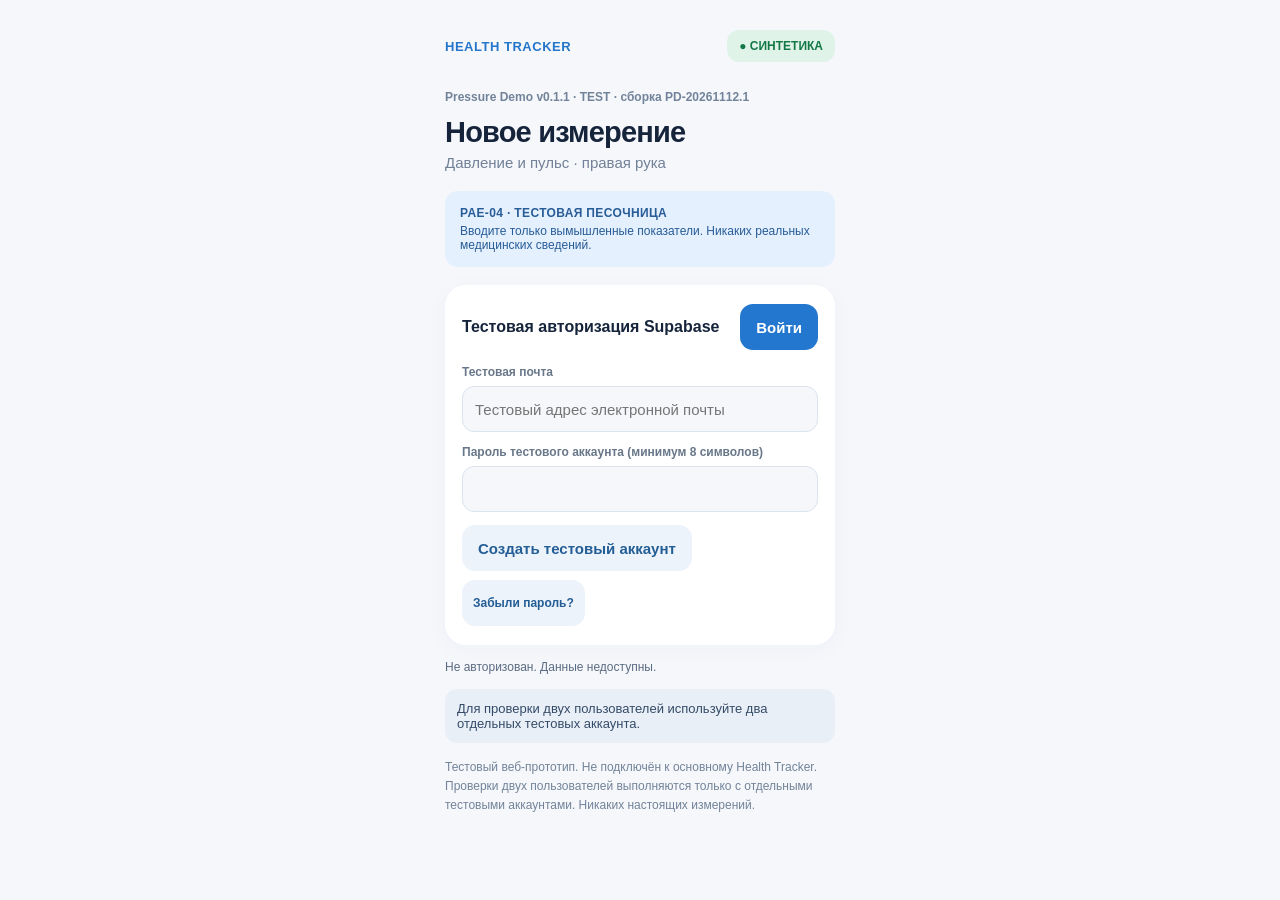
<file: index.html>
<!doctype html>
<html lang="ru"><head><meta charset="utf-8"><meta name="viewport" content="width=device-width, initial-scale=1">
<meta name="robots" content="noindex,nofollow"><meta name="referrer" content="no-referrer">
<title>PAE-04 · Pressure Demo v0.1.1 TEST</title>
<style>
:root{font-family:-apple-system,BlinkMacSystemFont,"Segoe UI",Arial,sans-serif;color:#15243b;background:#f5f7fb;font-size:15px}
*{box-sizing:border-box}body{margin:0;width:100%;max-width:100%;overflow-x:clip}main{width:100%;max-width:430px;min-width:0;margin:auto;padding:30px 20px 65px}
header{display:flex;justify-content:space-between;align-items:center;flex-wrap:wrap;gap:8px;min-width:0;margin-bottom:28px;color:#2376c9;font-size:13px;font-weight:800;letter-spacing:.04em}header>span{min-width:0;max-width:100%;overflow-wrap:anywhere}
.tag{background:#e0f3e9;color:#137846;padding:9px 12px;border-radius:12px;font-size:12px;letter-spacing:0}
h1{margin:0 0 5px;font-size:29px;letter-spacing:-.8px}p.sub{color:#718097;margin:0 0 20px}
.notice{background:#e5f0ff;color:#275c96;padding:15px;border-radius:13px;font-size:12px;margin:18px 0}
.notice strong{display:block;margin-bottom:4px;letter-spacing:.03em}
.panel{background:white;min-width:0;max-width:100%;border-radius:21px;padding:19px 17px;box-shadow:0 4px 24px #1a376208;margin-bottom:15px}
h2{font-size:16px;margin:0 0 15px}.auth-title-row{display:flex;align-items:center;justify-content:space-between;gap:10px;margin-bottom:15px}.auth-title-row h2{margin:0;min-width:0}.auth-title-row #login{flex:none;white-space:nowrap}label{display:block;font-size:12px;color:#687789;font-weight:600;margin:0 0 7px}
input{display:block;box-sizing:border-box;width:100%;min-width:0;max-width:100%;border:1px solid #dce4ef;background:#f5f7fa;border-radius:12px;padding:12px;color:#18314b;font:inherit;min-height:46px}
input:focus{outline:2px solid #85b8f4}
.row{display:grid;grid-template-columns:repeat(2,minmax(0,1fr));gap:11px;min-width:0}
.field{min-width:0;max-width:100%;margin-bottom:13px}.pressure input{font-size:25px;font-weight:750}
button{border:0;background:#2377cf;color:white;padding:14px 16px;border-radius:13px;font:inherit;font-weight:700;cursor:pointer;min-height:46px}
button.secondary{background:#edf3fb;color:#235d95}button.small{padding:9px 11px;font-size:12px}
button:disabled{opacity:.55;cursor:wait}
.btnrow{display:flex;gap:9px;flex-wrap:wrap;min-width:0}.btnrow button{min-width:0;max-width:100%;overflow-wrap:anywhere;white-space:normal}#status{max-width:100%;min-width:0;overflow-wrap:anywhere;border-radius:12px;padding:12px;margin:0 0 15px;white-space:pre-wrap;font-size:13px;background:#e9eff7;color:#344b68}
#status.error{background:#fff0ed;color:#a2352c}#status.success{background:#e5f6eb;color:#14653a}
#who{font-size:12px;color:#5b6b82;overflow-wrap:anywhere;margin:0 0 15px}
#entries{padding-left:18px;color:#344760;font-size:13px}#entries li{margin:9px 0}
footer{font-size:12px;color:#728399;line-height:1.6;margin-top:14px}
[hidden]{display:none!important}
/* iOS narrow-viewport QA: allow grid tracks, inputs, and buttons to shrink. */
@media(max-width:380px){main{padding:22px 12px 48px}.panel{padding:16px 14px}.pressure input{font-size:20px}.btnrow button{flex:1 1 100%}}

/* iOS focus-zoom regression guard: native editable controls >=16px. */
@media (max-width:740px){
  input:not([type="checkbox"]):not([type="file"]),select,textarea{font-size:16px;}
  .row.pressure input[type="number"]{font-size:25px;}
  input[type="datetime-local"],input[type="date"],input[type="time"]{
    display:block;box-sizing:border-box;width:100%;min-width:0;min-inline-size:0;
    max-width:100%;max-inline-size:100%;font-size:16px;
  }
  .field,.row,.panel,main{min-width:0;max-width:100%;}
  #who,#status,footer{overflow-wrap:anywhere;}
}
@media(max-width:380px){.row.pressure input[type="number"]{font-size:20px;}}
</style></head>
<body><main>
<header><span>HEALTH TRACKER</span><span class="tag">● СИНТЕТИКА</span></header>
<p id="pae04-build" data-version="0.1.1" data-build="PD-20261112.1" style="margin:0 0 12px;color:#728399;font-size:12px;font-weight:700">Pressure Demo v0.1.1 · TEST · сборка PD-20261112.1</p>
<h1>Новое измерение</h1><p class="sub">Давление и пульс · правая рука</p>
<div class="notice"><strong>PAE-04 · ТЕСТОВАЯ ПЕСОЧНИЦА</strong>Вводите только вымышленные показатели. Никаких реальных медицинских сведений.</div>
<section class="panel" id="authPanel">
<div class="auth-title-row"><h2>Тестовая авторизация Supabase</h2><button id="login" type="button">Войти</button></div>
<div id="authFields"><div class="field"><label for="email">Тестовая почта</label><input id="email" type="email" autocomplete="username" enterkeyhint="next" placeholder="Тестовый адрес электронной почты"></div>
<div class="field"><label for="password">Пароль тестового аккаунта (минимум 8 символов)</label><input id="password" type="password" autocomplete="current-password" enterkeyhint="go" minlength="8"></div></div>
<div class="btnrow"><button id="register" class="secondary">Создать тестовый аккаунт</button><button id="forgot" class="secondary small" type="button">Забыли пароль?</button><button id="change-password" class="secondary small" type="button" hidden>Сменить пароль</button><button id="logout" class="secondary" hidden>Выйти</button></div>
</section>
<section class="panel" id="recoveryPanel" hidden>
<h2>Установить новый пароль</h2>
<p class="sub">Только для подтверждённого тестового аккаунта после перехода по ссылке из письма.</p>
<div class="field"><label for="new-password">Новый пароль (не менее 12 символов)</label><input id="new-password" type="password" autocomplete="new-password" minlength="12" maxlength="128"></div>
<div class="field"><label for="confirm-password">Повторите новый пароль</label><input id="confirm-password" type="password" autocomplete="new-password" minlength="12" maxlength="128"></div>
<div class="btnrow"><button id="update-password" type="button">Сохранить новый пароль</button></div>
</section>
<div id="who">Не авторизован. Данные недоступны.</div>
<div id="status" role="status" aria-live="polite">Для проверки двух пользователей используйте два отдельных тестовых аккаунта.</div>
<section class="panel" id="formPanel" hidden>
<h2>Показатели</h2>
<div class="row pressure">
<div class="field"><label for="sys">Верхнее · мм рт. ст.</label><input id="sys" type="number" min="70" max="220" required value="120" inputmode="numeric"></div>
<div class="field"><label for="dia">Нижнее · мм рт. ст.</label><input id="dia" type="number" min="40" max="140" required value="80" inputmode="numeric"></div></div>
<div class="field"><label for="pulse">Пульс · уд/мин</label><input id="pulse" type="number" min="35" max="200" required value="72" inputmode="numeric"></div>
<div class="field"><label for="recorded">Дата и время</label><input id="recorded" type="datetime-local" required></div>
<div class="btnrow"><button id="save">Сохранить синтетическую запись</button><button id="reload" class="secondary">Обновить мои записи</button></div>
</section>
<section class="panel" id="historyPanel" hidden><h2>Только мои тестовые записи</h2><ul id="entries"></ul></section>
<footer>Тестовый веб-прототип. Не подключён к основному Health Tracker. Проверки двух пользователей выполняются только с отдельными тестовыми аккаунтами. Никаких настоящих измерений.</footer>
</main><script>
"use strict";
const API_BASE="https://ulkocxmtnhxkhfgdlupw.supabase.co";
const PUBLIC_KEY="sb_publishable_Jwj_XMEsqpQ84A0JEaI_eg_Uxju1m1x";
const TABLE="pae04_qa_pressure_entries";
const RECOVERY_REDIRECT="https://mastyukov-cyber.github.io/pae04-pressure-demo/";
let recoveryAccessToken=null;
const $=id=>document.getElementById(id);
let session=null;
function status(msg,kind){const e=$("status");e.textContent=msg;e.className=kind||""}
function showLogin(){const yes=!!(session&&session.access_token&&session.user);$("login").hidden=yes;$("register").hidden=yes;$("authFields").hidden=yes;$("forgot").hidden=yes;$("change-password").hidden=!yes;$("logout").hidden=!yes;$("formPanel").hidden=!yes;$("historyPanel").hidden=!yes;$("who").textContent=yes?"Тестовый аккаунт: "+session.user.email+" · "+session.user.id:"Не авторизован. Данные недоступны.";if(!yes)$("entries").replaceChildren();}
function storageSet(){if(session)sessionStorage.setItem("pae04_qa_session_v1",JSON.stringify(session));else sessionStorage.removeItem("pae04_qa_session_v1")}
async function request(path,method,body,protectedRequest){const headers={"apikey":PUBLIC_KEY};if(body!==undefined)headers["Content-Type"]="application/json";if(protectedRequest){if(!session?.access_token)throw Error("Сначала войдите в тестовый аккаунт");headers.Authorization="Bearer "+session.access_token;}
 const r=await fetch(API_BASE+path,{method:method||"GET",headers,body:body===undefined?undefined:JSON.stringify(body),cache:"no-store",credentials:"omit"});
 const txt=await r.text();let data;try{data=txt?JSON.parse(txt):null}catch{data=txt}
 if(!r.ok)throw Error((data&&typeof data==="object"&&(data.msg||data.error_description||data.message||data.error))||("HTTP "+r.status));
 return data;
}
async function refreshIfNeeded(){if(!session)return;const exp=session.expires_at||0;if(Date.now()/1000+90<exp)return;if(!session.refresh_token){session=null;storageSet();showLogin();throw Error("Срок сеанса истёк. Войдите снова.");}
 const s=await request("/auth/v1/token?grant_type=refresh_token","POST",{refresh_token:session.refresh_token},false);if(!s.access_token)throw Error("Не удалось обновить сеанс");session=s;session.expires_at=Math.floor(Date.now()/1000)+(s.expires_in||3600);storageSet();showLogin();
}
async function auth(op){
 let email=$("email").value.trim();let password=$("password").value;
 if(!email.includes("@")||password.length<8){status("Укажите тестовую почту и пароль минимум из 8 символов.","error");return;}
 try{status(op==="register"?"Создаём тестовый аккаунт…":"Входим…");
 const s=await request(op==="register"?"/auth/v1/signup":"/auth/v1/token?grant_type=password","POST",{email,password},false);
 $("password").value="";
 if(s.access_token&&s.user){session=s;session.expires_at=Math.floor(Date.now()/1000)+(s.expires_in||3600);storageSet();showLogin();status("Вход выполнен. Можно сохранить синтетическую запись.","success");await listEntries();}
 else{status("Регистрация принята. Если включено подтверждение почты, откройте письмо и затем выполните вход.","success");}
 }catch(e){status("Ошибка авторизации: "+e.message,"error");}
}
async function signOut(){const tok=session?.access_token;session=null;storageSet();showLogin();if(tok){try{await fetch(API_BASE+"/auth/v1/logout",{method:"POST",headers:{apikey:PUBLIC_KEY,Authorization:"Bearer "+tok},cache:"no-store",credentials:"omit"});}catch{}}status("Вы вышли из тестового аккаунта.","success")}
async function listEntries(){
 try{await refreshIfNeeded();const data=await request("/rest/v1/"+TABLE+"?select=id,recorded_at,systolic,diastolic,pulse&order=recorded_at.desc&limit=30","GET",undefined,true);
 const ul=$("entries");ul.replaceChildren();for(const e of data||[]){const li=document.createElement("li");li.textContent=new Date(e.recorded_at).toLocaleString("ru-RU")+" — "+e.systolic+"/"+e.diastolic+" · пульс "+e.pulse;ul.append(li)}
 if(!data?.length){const li=document.createElement("li");li.textContent="У этого аккаунта пока нет записей.";ul.append(li)}
 status("Записи загружены. Показаны только данные текущего тестового аккаунта.","success");
 }catch(e){status("Ошибка чтения: "+e.message,"error");}
}
async function saveEntry(){
 try{await refreshIfNeeded();
 const sys=Number($("sys").value),dia=Number($("dia").value),pulse=Number($("pulse").value),date=$("recorded").value;
 if(!Number.isInteger(sys)||sys<70||sys>220||!Number.isInteger(dia)||dia<40||dia>140||!Number.isInteger(pulse)||pulse<35||pulse>200||!date)throw Error("Проверьте показатели и дату.");
 const payload={owner_id:session.user.id,systolic:sys,diastolic:dia,pulse,recorded_at:new Date(date).toISOString(),synthetic_only:true};
 await request("/rest/v1/"+TABLE,"POST",payload,true);
 status("Синтетическая запись сохранена.","success");
 await listEntries();
 }catch(e){status("Ошибка сохранения: "+e.message,"error")}
}
async function requestPasswordRecovery(emailOverride){
 const email=(typeof emailOverride==="string"?emailOverride:$("email").value).trim();
 if(!/^[^\s@]+@[^\s@]+\.[^\s@]+$/.test(email)){status("Введите адрес почты уже созданного тестового аккаунта.","error");return;}
 $("forgot").disabled=true;$("change-password").disabled=true;
 try{
   await request("/auth/v1/recover?redirect_to="+encodeURIComponent(RECOVERY_REDIRECT),"POST",{email},false);
   status("Если тестовый аккаунт существует, письмо для восстановления отправлено. Откройте его на iPhone.","success");
 }catch(e){status("Ошибка запроса восстановления: "+e.message,"error")}
 finally{$("forgot").disabled=false;$("change-password").disabled=false}
}
async function handleRecoveryRedirect(){
 const fragment=window.location.hash;
 if(!fragment||!(fragment.includes("type=")||fragment.includes("error=")))return;
 const params=new URLSearchParams(fragment.slice(1));
 // Discard the one-time URL credentials before any asynchronous request.
 try{window.history.replaceState(null,document.title,window.location.pathname+window.location.search)}
 catch{status("Не удалось очистить ссылку восстановления. Откройте сайт заново.","error");return;}
 if(params.has("error")){status("Ссылка истекла или недействительна. Запросите новое письмо.","error");return;}
 const kind=params.get("type");
 if(kind==="signup"){status("Адрес подтверждён. Теперь можно войти с паролем.","success");return;}
 if(kind!=="recovery")return;
 const access=params.get("access_token");
 if(!access){status("В ссылке нет действительного токена восстановления.","error");return;}
 session=null;storageSet();showLogin();
 try{
   const response=await fetch(API_BASE+"/auth/v1/user",{
     method:"GET",headers:{apikey:PUBLIC_KEY,Authorization:"Bearer "+access},
     cache:"no-store",credentials:"omit",referrerPolicy:"no-referrer"
   });
   if(!response.ok)throw Error("Токен восстановления не подтверждён сервером.");
   const user=await response.json();
   if(!user?.id)throw Error("Сервер не подтвердил аккаунт.");
   recoveryAccessToken=access;
   $("authPanel").hidden=true;$("recoveryPanel").hidden=false;
   status("Ссылка подтверждена. Придумайте новый пароль и сохраните его.","success");
 }catch{recoveryAccessToken=null;status("Ссылка восстановления недействительна или просрочена. Запросите новую.","error")}
}
async function updateRecoveredPassword(){
 if(!recoveryAccessToken){status("Сначала откройте действительную ссылку из письма.","error");return;}
 const password=$("new-password").value,again=$("confirm-password").value;
 if(password.length<12||password.length>128){status("Новый пароль должен содержать от 12 до 128 символов.","error");return;}
 if(password!==again){status("Пароли не совпадают. Проверьте оба поля.","error");return;}
 $("update-password").disabled=true;
 try{
   const response=await fetch(API_BASE+"/auth/v1/user",{
     method:"PUT",headers:{apikey:PUBLIC_KEY,Authorization:"Bearer "+recoveryAccessToken,
     "Content-Type":"application/json"},body:JSON.stringify({password}),
     cache:"no-store",credentials:"omit",referrerPolicy:"no-referrer"
   });
   if(!response.ok){
     let detail={};try{detail=await response.json()}catch{}
     throw Error(detail.msg||detail.message||detail.error||("HTTP "+response.status));
   }
   recoveryAccessToken=null;
   $("new-password").value="";$("confirm-password").value="";
   $("recoveryPanel").hidden=true;$("authPanel").hidden=false;
   session=null;storageSet();showLogin();$("password").value="";
   status("Новый пароль сохранён. Теперь войдите с ним в тестовый аккаунт.","success");
 }catch(e){status("Ошибка изменения пароля: "+e.message,"error")}
 finally{$("update-password").disabled=false}
}
$("forgot").addEventListener("click",()=>requestPasswordRecovery());
$("change-password").addEventListener("click",()=>requestPasswordRecovery(session?.user?.email||""));
$("update-password").addEventListener("click",updateRecoveredPassword);
$("register").addEventListener("click",()=>auth("register"));
$("login").addEventListener("click",()=>auth("login"));
$("email").addEventListener("keydown",e=>{if(e.key==="Enter"&&!e.isComposing){e.preventDefault();$("password").focus()}});
$("password").addEventListener("keydown",e=>{if(e.key==="Enter"&&!e.isComposing){e.preventDefault();$("password").blur();auth("login")}});
$("logout").addEventListener("click",signOut);
$("save").addEventListener("click",saveEntry);
$("reload").addEventListener("click",listEntries);
const dt=new Date();dt.setMinutes(dt.getMinutes()-dt.getTimezoneOffset());$("recorded").value=dt.toISOString().slice(0,16);
try{session=JSON.parse(sessionStorage.getItem("pae04_qa_session_v1")||"null")}catch{session=null}
showLogin();
if(window.location.hash.includes("type=")||window.location.hash.includes("error=")){handleRecoveryRedirect()}
else if(session?.access_token){request("/auth/v1/user","GET",undefined,true).then(u=>{if(u.id===session.user?.id){showLogin();listEntries()}else signOut()}).catch(()=>signOut())}
</script></body></html>
</file>
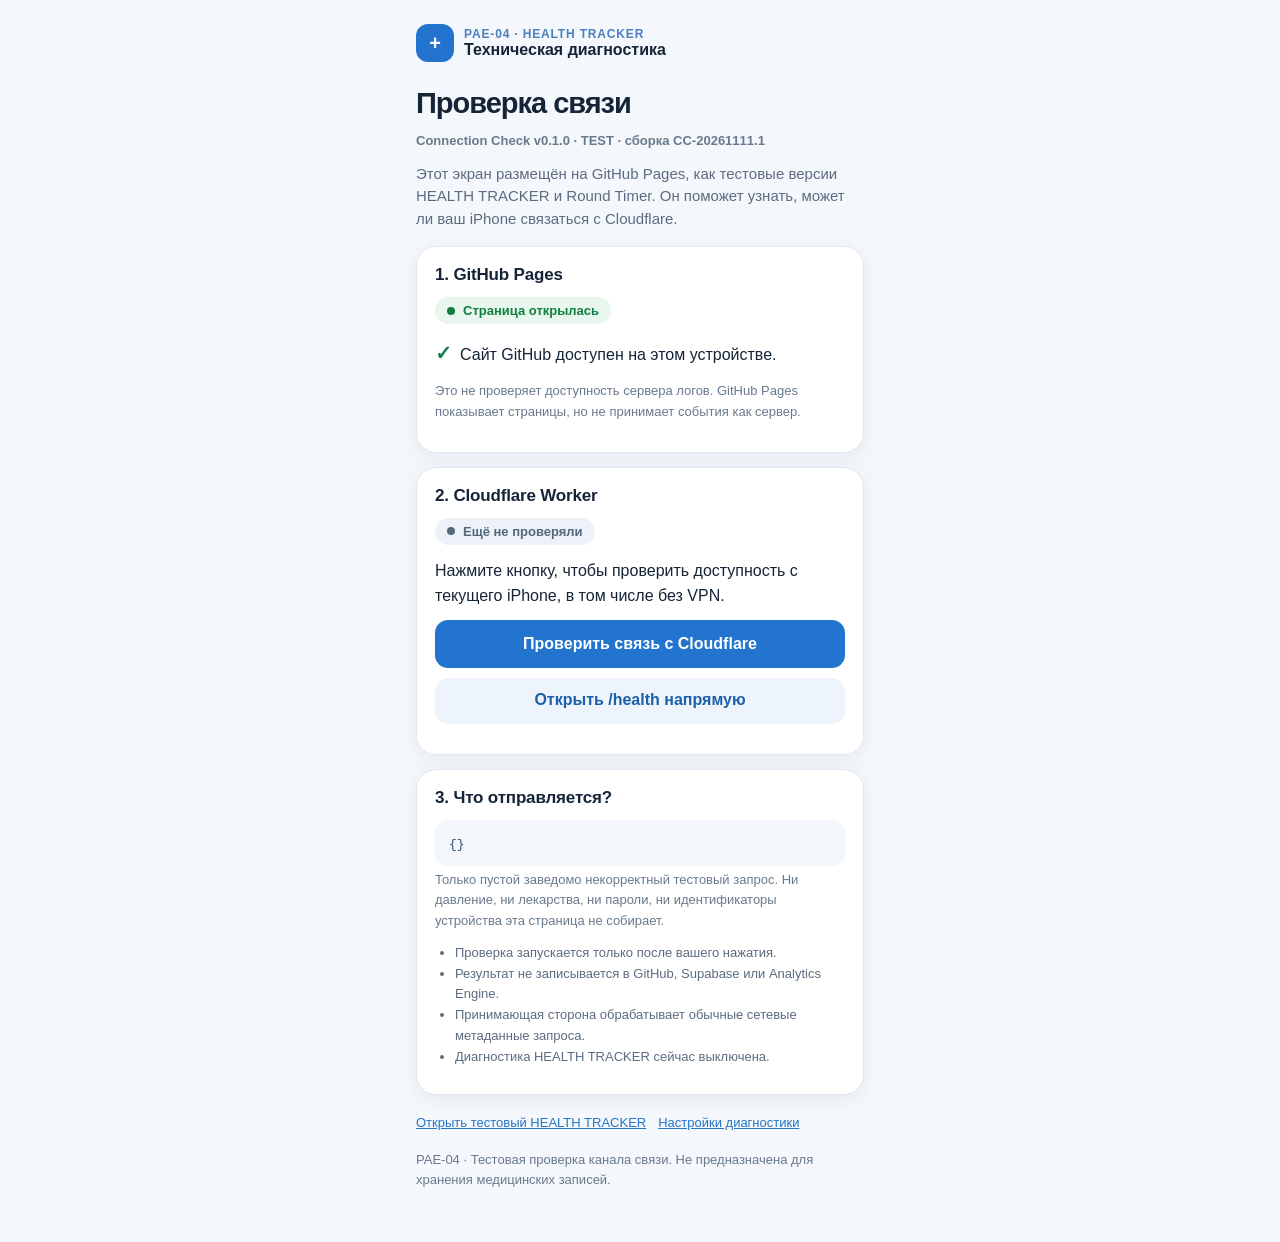
<file: diagnostics/connection/index.html>
<!doctype html>
<html lang="ru">
<head>
<meta charset="utf-8">
<meta name="viewport" content="width=device-width,initial-scale=1,viewport-fit=cover">
<meta name="robots" content="noindex,nofollow">
<meta name="referrer" content="no-referrer">
<meta http-equiv="Content-Security-Policy" content="default-src 'none'; script-src 'self'; style-src 'unsafe-inline'; connect-src https://pae04-qa-technical-receiver.mastyukov.workers.dev; img-src 'none'; font-src 'none'; base-uri 'none'; form-action 'none'; object-src 'none'">
<title>HEALTH TRACKER · Connection Check v0.1.0 TEST</title>
<style>
:root{color-scheme:light dark;font-family:-apple-system,BlinkMacSystemFont,"Segoe UI",Arial,sans-serif;background:#f4f7fb;color:#152437;font-size:16px}
*{box-sizing:border-box}
html,body{margin:0;width:100%;max-width:100%;overflow-x:clip}
body{min-height:100vh}
main{max-width:480px;margin:auto;padding:calc(24px + env(safe-area-inset-top)) 16px calc(40px + env(safe-area-inset-bottom))}
header{display:flex;align-items:center;gap:10px;margin-bottom:24px}
.mark{display:grid;place-items:center;background:#2274ce;border-radius:12px;width:38px;height:38px;color:#fff;font-size:20px;font-weight:800}
.eyebrow{font-size:12px;font-weight:800;letter-spacing:.07em;color:#4b7fbd}
h1{font-size:29px;line-height:1.2;letter-spacing:-.035em;margin:0 0 10px}
.lead{font-size:15px;color:#5c6c80;line-height:1.5;margin:0 0 16px}
.card{border:1px solid #e1e8f1;border-radius:20px;padding:18px;background:#fff;margin:14px 0;box-shadow:0 4px 20px #213d6410;min-width:0}
.card h2{font-size:17px;margin:0 0 12px;letter-spacing:-.01em}
.status{display:inline-flex;align-items:center;border-radius:999px;background:#edf2f8;color:#52687c;font-size:13px;font-weight:700;padding:6px 12px;margin-bottom:10px}
.status::before{content:"";width:8px;height:8px;border-radius:99px;background:currentColor;margin-right:8px}
.status.ok{background:#e8f7ee;color:#117e43}
.status.warning{background:#fff3db;color:#805500}
.status.danger{background:#ffebeb;color:#ad2121}
.status.checking{background:#eaf3ff;color:#125fae}
p{margin:4px 0 12px;line-height:1.55}
.muted{color:#697a8c;font-size:13px}
button{appearance:none;border:0;border-radius:13px;background:#2274ce;color:#fff;padding:14px 18px;font-size:16px;font-weight:700;line-height:1.25;min-height:48px;cursor:pointer;width:100%;-webkit-tap-highlight-color:transparent}
button:disabled{opacity:.6;cursor:not-allowed}
.secondary{display:block;text-align:center;background:#edf4fc;color:#1b60a9;border-radius:13px;font-weight:700;padding:13px 12px;min-height:46px;text-decoration:none;margin-top:10px}
.panel{background:#f3f6fa;border-radius:13px;padding:14px;color:#324e6c}
code{font-family:ui-monospace,SFMono-Regular,Menlo,monospace;font-size:13px;overflow-wrap:anywhere}
.tick{font-weight:800;color:#157f48;font-size:20px;margin-right:8px}
ul{padding-left:20px;margin:8px 0;color:#5c6c80;font-size:13px;line-height:1.6}
.footer-links{display:flex;gap:12px;flex-wrap:wrap;font-size:13px;padding-top:6px}
.footer-links a{color:#2775c5}
@media(prefers-color-scheme:dark){
  :root{background:#0f1825;color:#f4f7fa}
  .lead,.muted,ul{color:#adbacb}
  .card{background:#1d2a3c;border-color:#38475c;box-shadow:none}
  .panel{background:#142234;color:#d3e1f4}
  .secondary{background:#203b56;color:#a8d6ff}
}
</style>
</head>
<body>
<main>
<header><span class="mark" aria-hidden="true">+</span><div><div class="eyebrow">PAE-04 · HEALTH TRACKER</div><strong>Техническая диагностика</strong></div></header>
<h1>Проверка связи</h1>
<p id="pae04-build" class="muted" data-version="0.1.0" data-build="CC-20261111.1" style="font-weight:700">Connection Check v0.1.0 · TEST · сборка CC-20261111.1</p>
<p class="lead">Этот экран размещён на GitHub Pages, как тестовые версии HEALTH TRACKER и Round Timer. Он поможет узнать, может ли ваш iPhone связаться с Cloudflare.</p>
<section class="card" aria-labelledby="githubTitle">
<h2 id="githubTitle">1. GitHub Pages</h2>
<div class="status ok">Страница открылась</div>
<p><span class="tick" aria-hidden="true">✓</span>Сайт GitHub доступен на этом устройстве.</p>
<p class="muted">Это не проверяет доступность сервера логов. GitHub Pages показывает страницы, но не принимает события как сервер.</p>
</section>
<section class="card" aria-labelledby="cloudTitle">
<h2 id="cloudTitle">2. Cloudflare Worker</h2>
<div id="probe-state" class="status" role="status" aria-live="polite">Ещё не проверяли</div>
<p id="probe-description">Нажмите кнопку, чтобы проверить доступность с текущего iPhone, в том числе без VPN.</p>
<button type="button" id="probe">Проверить связь с Cloudflare</button>
<a id="direct-health" class="secondary" href="https://pae04-qa-technical-receiver.mastyukov.workers.dev/health" rel="noreferrer noopener" target="_blank">Открыть /health напрямую</a>
<p id="probe-caption" class="muted" aria-live="polite"></p>
</section>
<section class="card" aria-labelledby="privacyTitle">
<h2 id="privacyTitle">3. Что отправляется?</h2>
<div class="panel"><code>{}</code></div>
<p class="muted">Только пустой заведомо некорректный тестовый запрос. Ни давление, ни лекарства, ни пароли, ни идентификаторы устройства эта страница не собирает.</p>
<ul>
<li>Проверка запускается только после вашего нажатия.</li>
<li>Результат не записывается в GitHub, Supabase или Analytics Engine.</li>
<li>Принимающая сторона обрабатывает обычные сетевые метаданные запроса.</li>
<li>Диагностика HEALTH TRACKER сейчас выключена.</li>
</ul>
</section>
<div class="footer-links">
<a href="../../">Открыть тестовый HEALTH TRACKER</a>
<a href="../demo/">Настройки диагностики</a>
</div>
<p class="muted" style="padding-top:16px">PAE-04 · Тестовая проверка канала связи. Не предназначена для хранения медицинских записей.</p>
</main>
<script type="module" src="./app.mjs"></script>
</body>
</html>
</file>
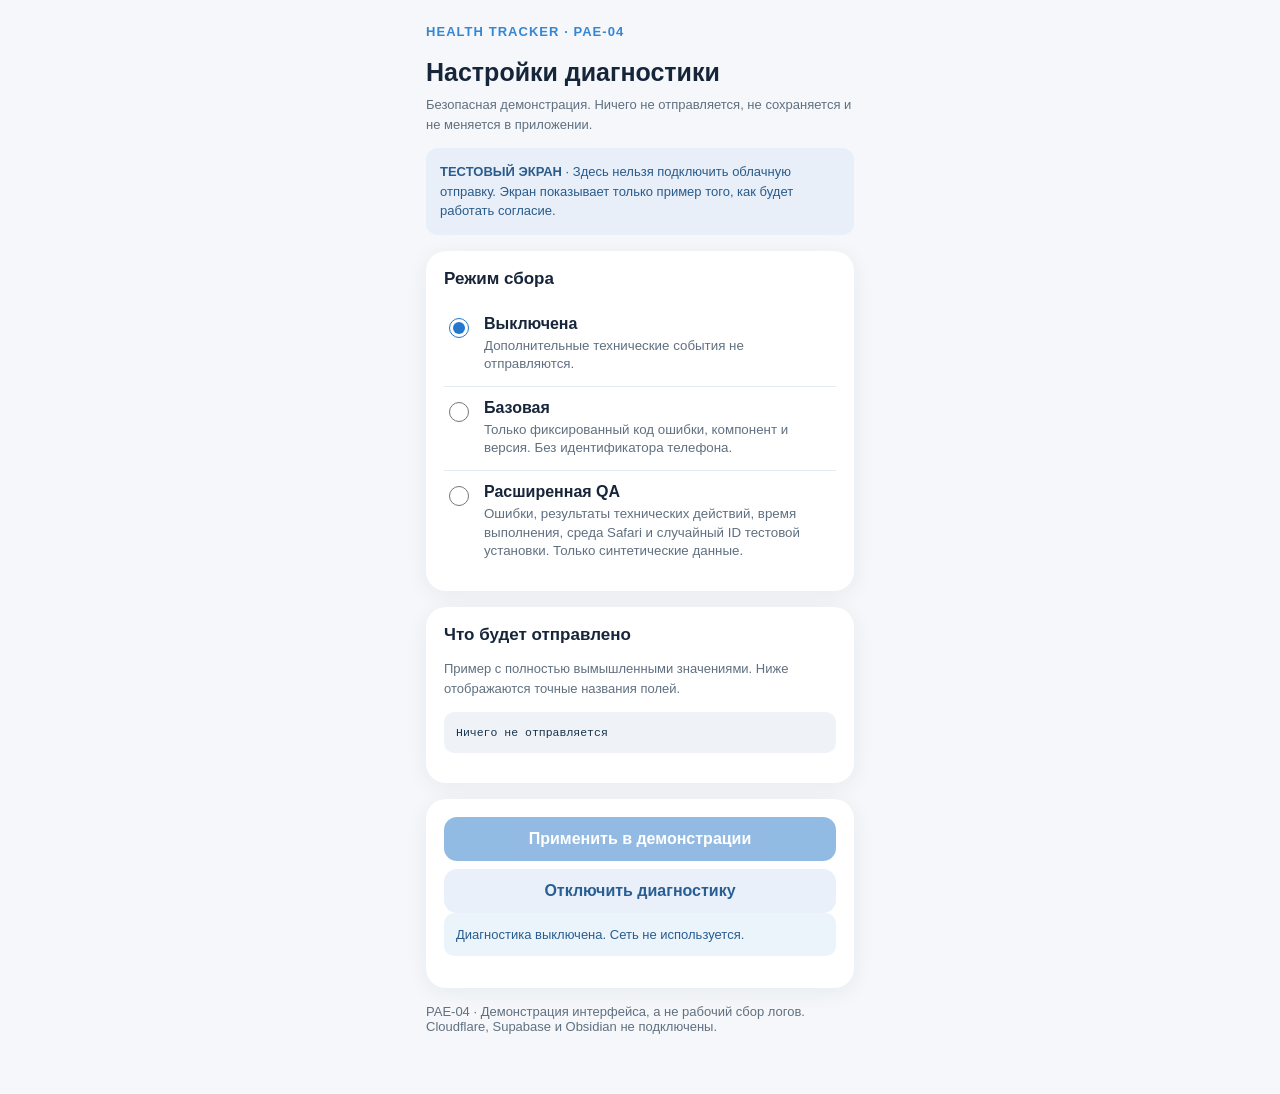
<file: diagnostics/demo/index.html>
<!doctype html>
<html lang="ru">
<head>
<meta charset="utf-8">
<meta name="viewport" content="width=device-width,initial-scale=1">
<meta name="robots" content="noindex,nofollow">
<meta name="referrer" content="no-referrer">
<meta http-equiv="Content-Security-Policy" content="default-src 'none'; script-src 'self'; style-src 'unsafe-inline'; connect-src 'none'; img-src 'none'; form-action 'none'; base-uri 'none'">
<title>HEALTH TRACKER — демонстрация диагностики</title>
<style>
:root{color-scheme:light dark;font-family:-apple-system,BlinkMacSystemFont,"Segoe UI",sans-serif;font-size:16px;background:#f5f7fa;color:#17253b}
@media(prefers-color-scheme:dark){:root{background:#101823;color:#f4f6fa}}
*{box-sizing:border-box}
html,body{width:100%;max-width:100%;margin:0;overflow-x:clip}
main{width:100%;max-width:460px;margin:auto;padding:24px 16px 60px}
header{font-size:13px;font-weight:800;letter-spacing:.08em;color:#3587d4;margin-bottom:18px}
h1{font-size:25px;line-height:1.2;margin:0 0 8px}
h2{font-size:17px;margin:0 0 14px}
p{line-height:1.5;margin:0 0 14px}
.muted{color:#607080;font-size:13px}
.panel{background:#fff;color:#17253b;border-radius:20px;padding:18px;margin:16px 0;box-shadow:0 4px 22px #112b5610;max-width:100%;min-width:0}
.notice{background:#e8eff9;color:#295b8c;border-radius:12px;padding:14px;font-size:13px;margin:14px 0;line-height:1.5}
.choice{display:flex;align-items:flex-start;gap:12px;padding:12px 0;border-bottom:1px solid #e4ebf1}
.choice:last-child{border-bottom:0}
input{font-size:16px}
input[type=radio],input[type=checkbox]{min-width:20px;width:20px;height:20px;accent-color:#2377ce;flex-shrink:0}
label{cursor:pointer}
label strong{display:block;margin-bottom:4px}
label small{display:block;color:#607080;line-height:1.4}
button{border:0;background:#2778c9;color:#fff;font-size:16px;font-weight:700;border-radius:13px;padding:13px 15px;min-height:44px;width:100%;cursor:pointer}
button.secondary{background:#e9f0f9;color:#285e94;margin-top:8px}
button:disabled{opacity:.5;cursor:not-allowed}
pre{background:#eff3f8;color:#18344c;border-radius:10px;padding:12px;white-space:pre-wrap;overflow-wrap:anywhere;font-size:11.5px;line-height:1.5;max-width:100%;overflow-x:auto}
#result{padding:12px;border-radius:10px;background:#ecf4fb;color:#285d90;font-size:13px;line-height:1.5}
#result.success{background:#e4f6ec;color:#14603f}
#result.error{background:#fff0eb;color:#9b3a29}
[hidden]{display:none!important}
@media(prefers-color-scheme:dark){.panel{background:#1d2b3b;color:#f4f6fa}.choice{border-color:#354456}label small,.muted{color:#adbbca}pre{background:#121e2c;color:#d9e8f5}}
</style>
</head>
<body>
<main>
<header>HEALTH TRACKER · PAE-04</header>
<h1>Настройки диагностики</h1>
<p class="muted">Безопасная демонстрация. Ничего не отправляется, не сохраняется и не меняется в приложении.</p>
<div class="notice"><strong>ТЕСТОВЫЙ ЭКРАН</strong> · Здесь нельзя подключить облачную отправку. Экран показывает только пример того, как будет работать согласие.</div>
<section class="panel" aria-labelledby="modeTitle">
<h2 id="modeTitle">Режим сбора</h2>
<div class="choice">
<input type="radio" id="off" name="mode" value="off" checked>
<label for="off"><strong>Выключена</strong><small>Дополнительные технические события не отправляются.</small></label>
</div>
<div class="choice">
<input type="radio" id="basic" name="mode" value="basic">
<label for="basic"><strong>Базовая</strong><small>Только фиксированный код ошибки, компонент и версия. Без идентификатора телефона.</small></label>
</div>
<div class="choice">
<input type="radio" id="verbose" name="mode" value="verbose">
<label for="verbose"><strong>Расширенная QA</strong><small>Ошибки, результаты технических действий, время выполнения, среда Safari и случайный ID тестовой установки. Только синтетические данные.</small></label>
</div>
</section>
<section class="panel" aria-labelledby="previewTitle">
<h2 id="previewTitle">Что будет отправлено</h2>
<p class="muted">Пример с полностью вымышленными значениями. Ниже отображаются точные названия полей.</p>
<pre id="preview" aria-label="Пример технического события">Ничего не отправляется</pre>
</section>
<section class="panel" id="consentPanel" hidden aria-labelledby="consentTitle">
<h2 id="consentTitle">Подтверждение</h2>
<p class="muted">Диагностика добровольная. Cloudflare получает сетевые метаданные. Срок хранения событий Analytics Engine — до трёх месяцев. Отключение прекращает будущую отправку, но не удаляет старые события мгновенно.</p>
<div class="choice"><input id="consent" type="checkbox"><label for="consent"><strong>Я согласен на техническую диагностику в выбранном режиме</strong><small>Я посмотрел состав демонстрационного отчёта.</small></label></div>
<div class="choice" id="syntheticRow" hidden><input id="synthetic" type="checkbox"><label for="synthetic"><strong>Подтверждаю: только синтетические данные</strong><small>Расширенный QA нельзя применять к реальным медицинским записям.</small></label></div>
</section>
<section class="panel">
<button id="apply" type="button" disabled>Применить в демонстрации</button>
<button id="disable" type="button" class="secondary">Отключить диагностику</button>
<p id="result" role="status" aria-live="polite">Диагностика выключена. Сеть не используется.</p>
</section>
<footer class="muted">PAE-04 · Демонстрация интерфейса, а не рабочий сбор логов. Cloudflare, Supabase и Obsidian не подключены.</footer>
</main>
<script type="module" src="./demo.mjs"></script>
</body>
</html>
</file>
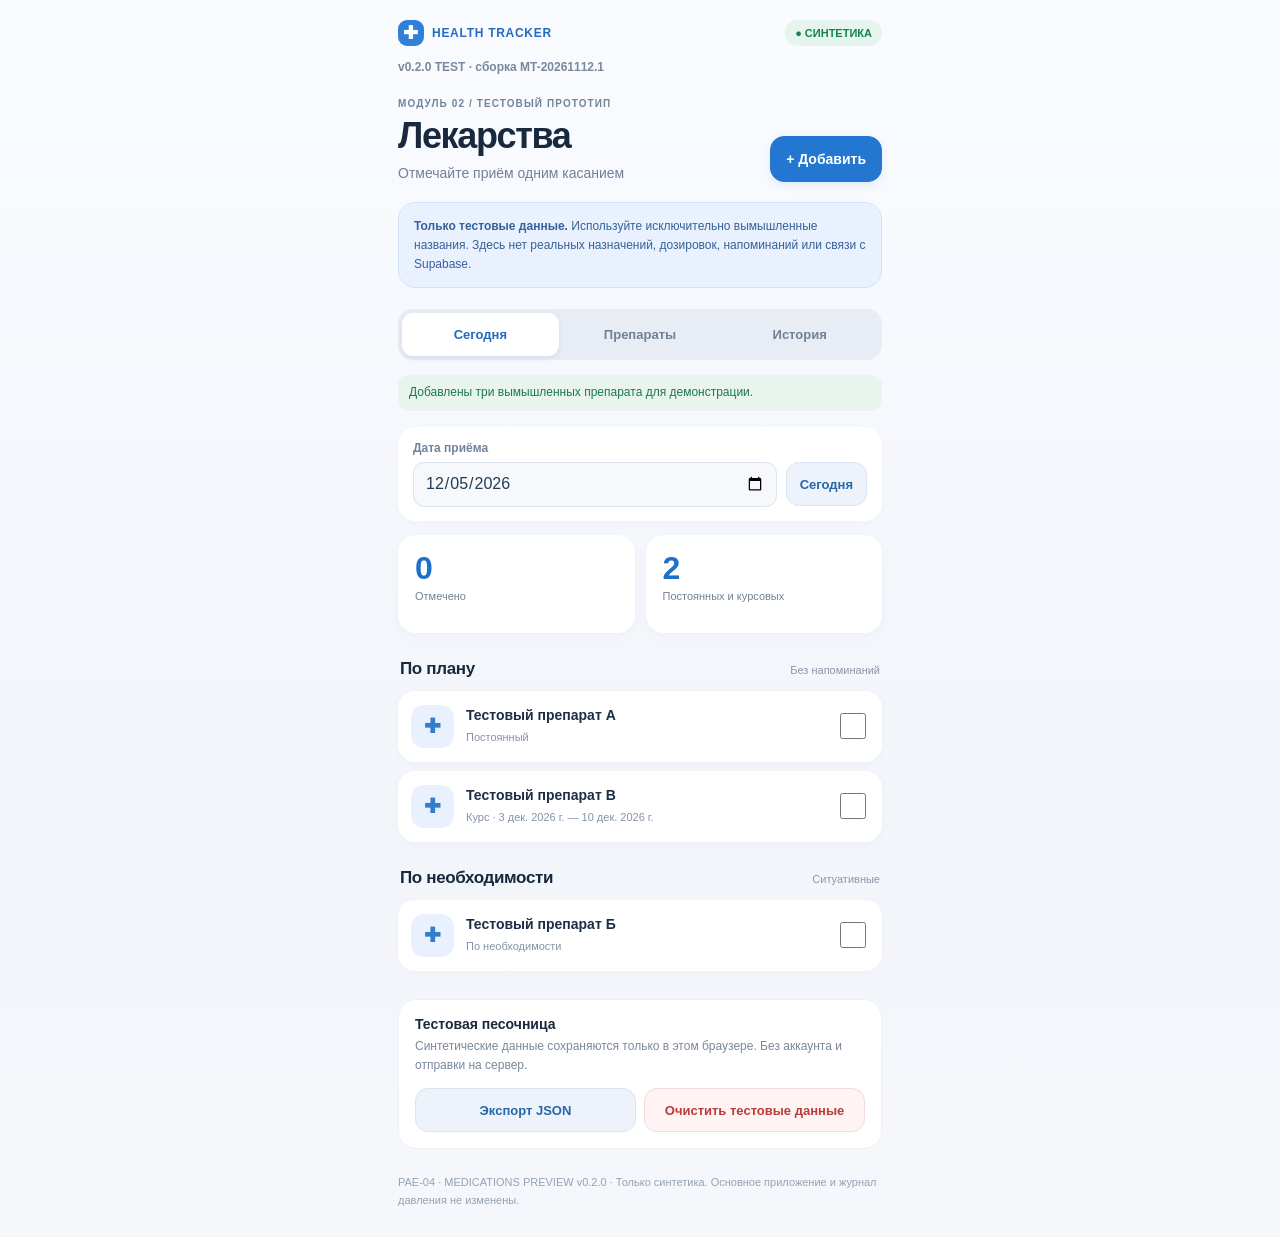
<file: preview/medications-v020/index.html>
<!doctype html>
<html lang="ru">
<head>
  <meta charset="utf-8">
  <meta name="viewport" content="width=device-width, initial-scale=1, viewport-fit=cover">
  <meta name="robots" content="noindex,nofollow">
  <meta name="referrer" content="no-referrer">
  <meta http-equiv="Content-Security-Policy" content="default-src 'none'; script-src 'self'; style-src 'self'; img-src 'self' data:; worker-src 'self'; connect-src 'none'; object-src 'none'; base-uri 'none'; form-action 'none'">
  <meta name="theme-color" content="#f5f7fb">
  <title>HEALTH TRACKER · Лекарства v0.2.0 TEST</title>
  <link rel="stylesheet" href="./styles.css">
  <script type="module" src="./app.mjs"></script>
</head>
<body>
  <div class="app-shell">
    <header class="brand">
      <div><span class="brand-logo" aria-hidden="true">✚</span> HEALTH TRACKER</div>
      <span class="test-pill">● СИНТЕТИКА</span>
    </header>
    <p class="build" id="pae04-build" data-version="0.2.0" data-build="MT-20261112.1">v0.2.0 TEST · сборка MT-20261112.1</p>

    <main>
      <div class="hero">
        <div>
          <p class="eyebrow">МОДУЛЬ 02 / ТЕСТОВЫЙ ПРОТОТИП</p>
          <h1>Лекарства</h1>
          <p class="subtitle">Отмечайте приём одним касанием</p>
        </div>
        <button type="button" class="primary add-main" id="open-add">+ Добавить</button>
      </div>

      <aside class="notice" role="note"><strong>Только тестовые данные.</strong>
        Используйте исключительно вымышленные названия. Здесь нет реальных назначений, дозировок, напоминаний или связи с Supabase.
      </aside>

      <nav class="tabs" aria-label="Разделы лекарств" role="tablist">
        <button type="button" id="tab-today" class="tab selected" role="tab" aria-selected="true" aria-controls="view-today" data-tab="today">Сегодня</button>
        <button type="button" id="tab-medicines" class="tab" role="tab" aria-selected="false" aria-controls="view-medicines" data-tab="medicines">Препараты</button>
        <button type="button" id="tab-history" class="tab" role="tab" aria-selected="false" aria-controls="view-history" data-tab="history">История</button>
      </nav>

      <p id="app-status" class="status" role="status" aria-live="polite">Подготовка синтетических записей…</p>

      <section id="view-today" role="tabpanel" aria-labelledby="tab-today">
        <div class="date-toolbar">
          <label for="day">Дата приёма</label>
          <div class="date-controls">
            <input type="date" id="day" aria-label="Дата приёма">
            <button type="button" class="secondary" id="jump-today">Сегодня</button>
          </div>
        </div>
        <div class="stats">
          <div class="stat"><span id="count-done" class="big">0</span><span class="stat-label">Отмечено</span></div>
          <div class="stat"><span id="count-planned" class="big">0</span><span class="stat-label">Постоянных и курсовых</span></div>
        </div>
        <div class="section-heading"><h2>По плану</h2><span>Без напоминаний</span></div>
        <ul id="planned-list" class="med-list" aria-label="Постоянные и курсовые препараты"></ul>
        <div class="section-heading"><h2>По необходимости</h2><span>Ситуативные</span></div>
        <ul id="asneeded-list" class="med-list" aria-label="Ситуативные препараты"></ul>
      </section>

      <section id="view-medicines" role="tabpanel" aria-labelledby="tab-medicines" hidden>
        <div class="section-heading"><h2>Мои тестовые препараты</h2><span id="medicines-count"></span></div>
        <ul id="all-medicines-list" class="med-list" aria-label="Список тестовых препаратов"></ul>
        <button type="button" class="secondary wide" id="open-add-secondary">+ Добавить тестовый препарат</button>
      </section>

      <section id="view-history" role="tabpanel" aria-labelledby="tab-history" hidden>
        <div class="section-heading"><h2>История отметок</h2><span>Только выполненные</span></div>
        <ul id="history-list" class="med-list" aria-label="История приёмов"></ul>
      </section>

      <section class="utility" aria-label="Техническое управление тестовой песочницей">
        <h2>Тестовая песочница</h2>
        <p>Синтетические данные сохраняются только в этом браузере. Без аккаунта и отправки на сервер.</p>
        <div class="utility-buttons">
          <button type="button" class="secondary" id="download-backup">Экспорт JSON</button>
          <button type="button" class="destructive" id="reset-data">Очистить тестовые данные</button>
        </div>
      </section>
    </main>

    <footer>PAE-04 · MEDICATIONS PREVIEW v0.2.0 · Только синтетика. Основное приложение и журнал давления не изменены.</footer>
  </div>

  <dialog id="add-dialog" aria-labelledby="dialog-title">
    <div class="sheet-head">
      <button type="button" class="secondary small" id="close-add">Отмена</button>
      <strong id="dialog-title">Новый препарат</strong>
      <button type="submit" class="primary small" id="save-med" form="med-form">Добавить</button>
    </div>
    <form id="med-form" autocomplete="off">
      <p class="dialog-note">Только вымышленные тестовые названия. Не вводите реальные препараты.</p>
      <div class="field">
        <label for="med-source">Способ добавления</label>
        <select id="med-source">
          <option value="catalog">Из тестового справочника</option>
          <option value="manual">Вручную</option>
        </select>
      </div>
      <div class="field" id="catalog-field">
        <label for="med-catalog">Тестовый справочник</label>
        <select id="med-catalog">
          <option value="QA-CAT-A">Тестовый препарат А</option>
          <option value="QA-CAT-B">Тестовый препарат Б</option>
        </select>
      </div>
      <div class="field" id="manual-field" hidden>
        <label for="med-name">Название</label>
        <input id="med-name" type="text" maxlength="60" placeholder="Тестовый препарат В" autocomplete="off" spellcheck="false">
        <small>Название должно начинаться с «Тестовый препарат».</small>
      </div>
      <div class="field">
        <label for="med-type">Тип приёма</label>
        <select id="med-type">
          <option value="permanent">Постоянный</option>
          <option value="course">Курс</option>
          <option value="as_needed">По необходимости</option>
        </select>
      </div>
      <div id="course-fields" class="two-fields" hidden>
        <div class="field"><label for="med-start">Начало курса</label><input type="date" id="med-start"></div>
        <div class="field"><label for="med-end">Конец курса</label><input type="date" id="med-end"></div>
      </div>
      <p id="form-error" class="form-error" role="alert" hidden></p>
    </form>
  </dialog>
</body>
</html>
</file>
<file: preview/medications-v020/styles.css>
:root{color-scheme:light;font-family:-apple-system,BlinkMacSystemFont,"SF Pro Text","Segoe UI",Arial,sans-serif;background:#f5f7fb;color:#18283d;font-size:16px}
*{box-sizing:border-box}
html{min-height:100%;scroll-behavior:smooth}
body{margin:0;min-height:100dvh;overflow-x:clip;background:linear-gradient(180deg,#f9fbff 0%,#f2f5fa 65%,#f5f7fb 100%)}
button,input,select{font:inherit}
button{touch-action:manipulation;cursor:pointer}
button:focus-visible,input:focus-visible,select:focus-visible{outline:3px solid #83b7ff;outline-offset:2px}
button:disabled{opacity:.5;cursor:not-allowed}
[hidden]{display:none!important}
.app-shell{width:100%;max-width:520px;min-width:0;margin:0 auto;padding:calc(env(safe-area-inset-top) + 20px) 18px calc(env(safe-area-inset-bottom) + 28px)}
.brand{display:flex;justify-content:space-between;align-items:center;flex-wrap:wrap;gap:9px;color:#256ac1;font-size:12px;font-weight:850;letter-spacing:.06em}
.brand>div{display:flex;align-items:center;gap:8px}
.brand-logo{width:26px;height:26px;border-radius:9px;display:grid;place-items:center;background:#2f80da;color:white;font-size:18px;font-weight:700;line-height:1}
.test-pill{display:inline-flex;align-items:center;padding:7px 10px;border-radius:999px;background:#e5f5ed;color:#148354;font-size:11px;letter-spacing:0}
.build{margin:14px 0 24px;color:#79889f;font-size:12px;font-weight:700}
.hero{display:flex;align-items:flex-end;gap:12px;justify-content:space-between;margin:0 0 20px}
.eyebrow{font-size:10px;font-weight:800;letter-spacing:.11em;color:#71849b;margin:0 0 8px}
h1{font-size:36px;line-height:1.07;letter-spacing:-1.35px;margin:0;font-weight:790}
.subtitle{color:#738196;font-size:14px;margin:8px 0 0;line-height:1.35}
button.primary{background:#2377d1;border:1px solid #2377d1;color:white;border-radius:14px;padding:13px 15px;min-height:46px;font-size:14px;font-weight:750;box-shadow:0 3px 9px #2377d11c}
button.secondary{background:#eef3fb;border:1px solid #d9e4f2;color:#2667a9;border-radius:13px;padding:11px 13px;min-height:44px;font-size:13px;font-weight:700}
button.destructive{background:#fff3f3;color:#b83d3d;border:1px solid #f3dada;border-radius:13px;min-height:44px;padding:10px 13px;font-size:13px;font-weight:700}
button.small{min-height:42px;padding:9px 12px;font-size:13px}
.add-main{flex-shrink:0;white-space:nowrap}
.notice{border:1px solid #d4e3fa;border-radius:17px;background:#e9f1ff;color:#376198;font-size:12px;line-height:1.55;padding:14px 15px;margin-bottom:21px}
.notice strong{font-weight:800}
.tabs{display:grid;grid-template-columns:repeat(3,minmax(0,1fr));padding:4px;gap:3px;border-radius:15px;background:#e8edf5;margin-bottom:15px}
.tab{background:transparent;border:0;border-radius:11px;color:#718097;font-size:13px;font-weight:750;padding:12px 4px;min-width:0;min-height:43px}
.tab.selected{background:#fff;color:#236abd;box-shadow:0 2px 6px #1c345416}
.status{border-radius:10px;padding:9px 11px;background:#eaf4ee;color:#1b7755;font-size:12px;line-height:1.45;margin:0 0 16px;overflow-wrap:anywhere}
.status.error{background:#fff0ed;color:#a0332b}
.date-toolbar{background:#fff;border-radius:17px;padding:14px 15px;margin-bottom:14px;box-shadow:0 3px 12px #17355406}
.date-toolbar>label{display:block;color:#72839a;font-weight:750;font-size:12px;margin-bottom:7px}
.date-controls{display:flex;gap:9px;align-items:center;min-width:0}
input,select{background:#f6f8fb;border:1px solid #dbe4ef;color:#233b54;border-radius:11px;padding:11px;min-height:45px;min-width:0;max-width:100%;width:100%;font-size:16px}
.date-controls input{flex:1 1 0;min-inline-size:0;appearance:none}
.date-controls button{flex:none}
.stats{display:grid;grid-template-columns:repeat(2,minmax(0,1fr));gap:11px;margin:0 0 26px}
.stat{background:white;border-radius:18px;padding:16px 17px;min-width:0;display:flex;flex-direction:column;gap:3px;box-shadow:0 3px 14px #153b5908}
.big{font-size:32px;line-height:1.1;letter-spacing:-1px;font-weight:780;color:#1d71c9}
.stat-label{font-size:11px;line-height:1.3;color:#718299;min-height:28px}
.section-heading{display:flex;justify-content:space-between;gap:9px;align-items:baseline;margin:0 2px 12px}
.section-heading h2{font-size:17px;letter-spacing:-.35px;margin:0;font-weight:790}
.section-heading span{font-size:11px;color:#8b96a8}
.med-list{list-style:none;padding:0;margin:0 0 26px;display:grid;gap:9px}
.med-row{background:#fff;border-radius:17px;padding:14px 13px;min-width:0;display:flex;align-items:center;gap:12px;box-shadow:0 2px 10px #112c4507}
.med-icon{width:43px;height:43px;border-radius:13px;background:#e9f1ff;display:grid;place-items:center;font-weight:800;font-size:20px;color:#337ecb;flex:none}
.med-info{min-width:0;flex:1 1 0}
.med-info strong{font-size:14px;line-height:1.35;display:block;overflow-wrap:anywhere;color:#1c2e46;font-weight:750}
.med-info small{font-size:11px;line-height:1.45;color:#8492a8;display:block;margin-top:5px}
.med-checkbox{width:26px;height:26px;min-height:26px;min-width:26px;accent-color:#25876d;flex:none;cursor:pointer}
.med-row.is-taken .med-icon{background:#e1f5e8;color:#138453}
.med-row.is-taken .med-info strong{color:#487460}
.empty{background:#fff;color:#8b98a9;border:1px dashed #d9e1ee;border-radius:16px;padding:18px;text-align:center;line-height:1.5;font-size:13px}
.mini-label{border-radius:8px;padding:5px 8px;font-size:10px;font-weight:750;color:#316bac;background:#ebf4ff;white-space:nowrap}
.wide{width:100%;margin:0 0 24px}
.utility{background:#fff;border:1px solid #edf0f5;border-radius:18px;margin:28px 0 10px;padding:16px}
.utility h2{font-size:14px;margin:0 0 5px}
.utility p{font-size:12px;color:#79889c;line-height:1.6;margin:0 0 13px}
.utility-buttons{display:flex;gap:8px;flex-wrap:wrap}
.utility-buttons>*{flex:1 1 165px}
footer{color:#96a2b1;font-size:11px;line-height:1.65;margin-top:24px}
dialog{position:fixed;inset:auto 0 0;width:100%;max-width:520px;max-height:min(90dvh,840px);overflow-y:auto;border:0;border-radius:25px 25px 0 0;padding:0 17px calc(env(safe-area-inset-bottom) + 20px);background:#fff;color:#20354a;box-shadow:0 -15px 45px #11263a30}
dialog::backdrop{background:#152c486b;backdrop-filter:blur(3px)}
.sheet-head{display:flex;justify-content:space-between;align-items:center;gap:10px;padding:16px 0 14px;position:sticky;top:0;z-index:2;background:#fff;border-bottom:1px solid #edf1f5}
.sheet-head strong{text-align:center;font-size:15px;min-width:0;flex:1}
.sheet-head button{flex:none}
.dialog-note{color:#58759b;font-size:12px;line-height:1.5;background:#edf5ff;border-radius:12px;padding:12px;margin:14px 0 16px}
.field{margin:0 0 15px}
.field label{display:block;font-size:13px;font-weight:700;color:#64758a;margin:0 0 7px}
.field small{display:block;margin-top:6px;font-size:11px;color:#8292a4}
.two-fields{display:grid;grid-template-columns:repeat(2,minmax(0,1fr));gap:10px;min-width:0}
.form-error{font-size:12px;line-height:1.45;padding:11px;color:#9d292c;background:#fff0ef;border-radius:10px}
@media(max-width:390px){
 .app-shell{padding-left:12px;padding-right:12px}
 .hero{align-items:center;gap:8px}h1{font-size:31px}
 .add-main{font-size:12px!important;padding:11px!important}
 .sheet-head{gap:6px}.sheet-head strong{font-size:13px}.sheet-head button{font-size:12px!important;padding:9px!important}
}
@media(prefers-reduced-motion:reduce){html{scroll-behavior:auto}}
</file>
